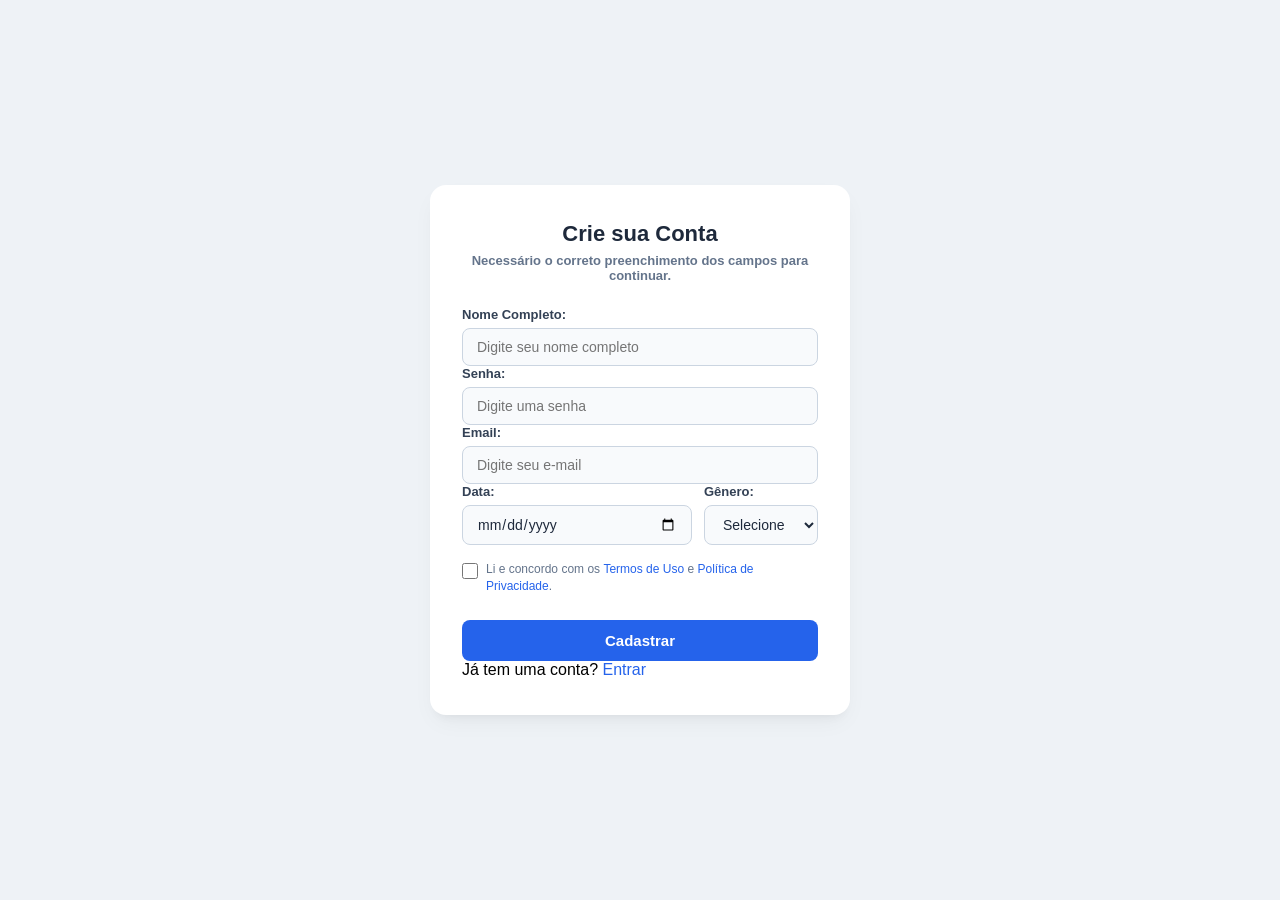
<file: HTML/atividade2-cadastro/index.html>
<!DOCTYPE html>
<html lang="pt-br">

<head>

    <meta charset="UTF-8">
    <meta name="viewport" content="width=device-width, initial-scale=1.0">
    <link rel="stylesheet" href="style.css">
    <title> Cadastro </title>

</head>

<body>
    
<main>
    
    <header> 

        <section>

        <div class="topico_topo">

            <h1> Crie sua Conta </h1>
            <p class="sub_topico"> <strong> Necessário o correto preenchimento dos campos para continuar. </strong> </p>

        </div>

        </section>

    </header>


    <form action="/enviar" method="post">  

        <section>

                <div>

                    <label for="nome_completo">Nome Completo: </label>
                    <input class="topico_nome" type="text" id="nome_completo" name="nome_completo" placeholder="Digite seu nome completo" required>

                </div>

        </section>

        <section>

                <div>

                    <label for="senha">Senha: </label>
                    <input class="topico_senha" type="password" id="senha" name="senha" placeholder="Digite uma senha" required minlength="8">

                </div>

        </section>

        <section>

                <div>

                    <label for="email">Email: </label>
                    <input class="topico_email" type="email" id="email" name="email" placeholder="Digite seu e-mail" required >
                    
                </div>

        </section>

        <section>

            <div class="conteiner">

                <div class="topico_data">
                    
                    <label for="data">Data:</label> 
                    <input type="date" id="data" name="data" placeholder="Data de Nascimento" required> 

                </div>

                <div>

                    <label for="topico_genero" class="topico_gen"> Gênero: </label> 

                    <select name="topico_genero" id="topico_genero" required>

                        <option value="" disabled selected> Selecione </option>
                        <option value="masculino"> Masculino </option>
                        <option value="feminino"> Feminino </option>

                    </select>

                </div>

            </div>

        </section>

        <footer class="topico_rodape">

            <div>

                <input type="checkbox" id="termos" required>
                <label for="termos"> Li e concordo com os <a href=""> Termos de Uso </a> e <a href=""> Política de Privacidade</a>.</label>

            </div>

        </footer>

        <button id="botao" class="butao" type="submit"> Cadastrar </button>
    
    </form>

    <footer>

        <p> Já tem uma conta? <a href=""> Entrar </a></p>

    </footer>

</main>

</body>

</html>
</file>
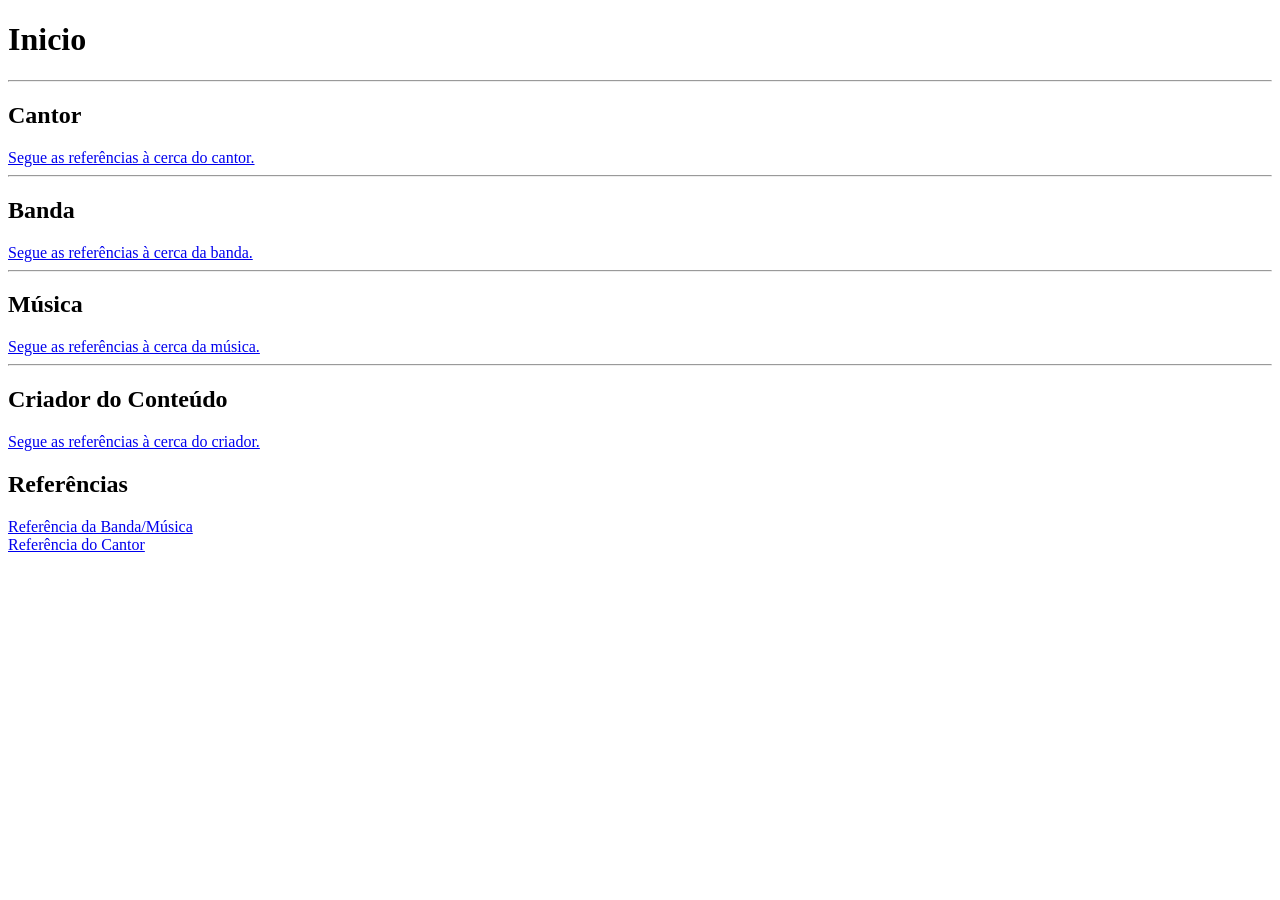
<file: HTML/atv2.html>
<!DOCTYPE html>
<html lang="pt-br">

<head>

<meta charset="UTF-8">
<meta name="viewport" content="width=device-width, initial-scale=1.0">
<title> Tela Principal </title>

</head>

<body>
    
<h1 id="primeiro" class="topicos"> Inicio </h1>
<hr>

<h2 id="segundo" class="topicos"> Cantor </h2>
<a href="cantor.html" target="_blank" rel="noopener noreferrer"> Segue as referências à cerca do cantor. </a>
<hr>

<h2 id="terceiro" class="topicos"> Banda </h2>
<a href="banda.html" target="_blank" rel="noopener noreferrer"> Segue as referências à cerca da banda. </a>
<hr>

<h2 id="quarto" class="topicos"> Música </h2>
<a href="musica.html" target="_blank" rel="noopener noreferrer"> Segue as referências à cerca da música. </a>
<hr>

<h2 id="quinto" class="topicos"> Criador do Conteúdo </h2>
<a href="https://github.com/endrew2000" target="_blank" rel="noopener noreferrer"> Segue as referências à cerca do criador. </a>

<h2 id="sexto" class="topicos"> Referências </h2>
<a href="https://pt.wikipedia.org/wiki/Disturbed" target="_blank" rel="noopener noreferrer"> Referência da Banda/Música </a> <br>
<a href="https://pt.wikipedia.org/wiki/David_Draiman" target="_blank" rel="noopener noreferrer"> Referência do Cantor </a> <br>









</body>

</html>
</file>
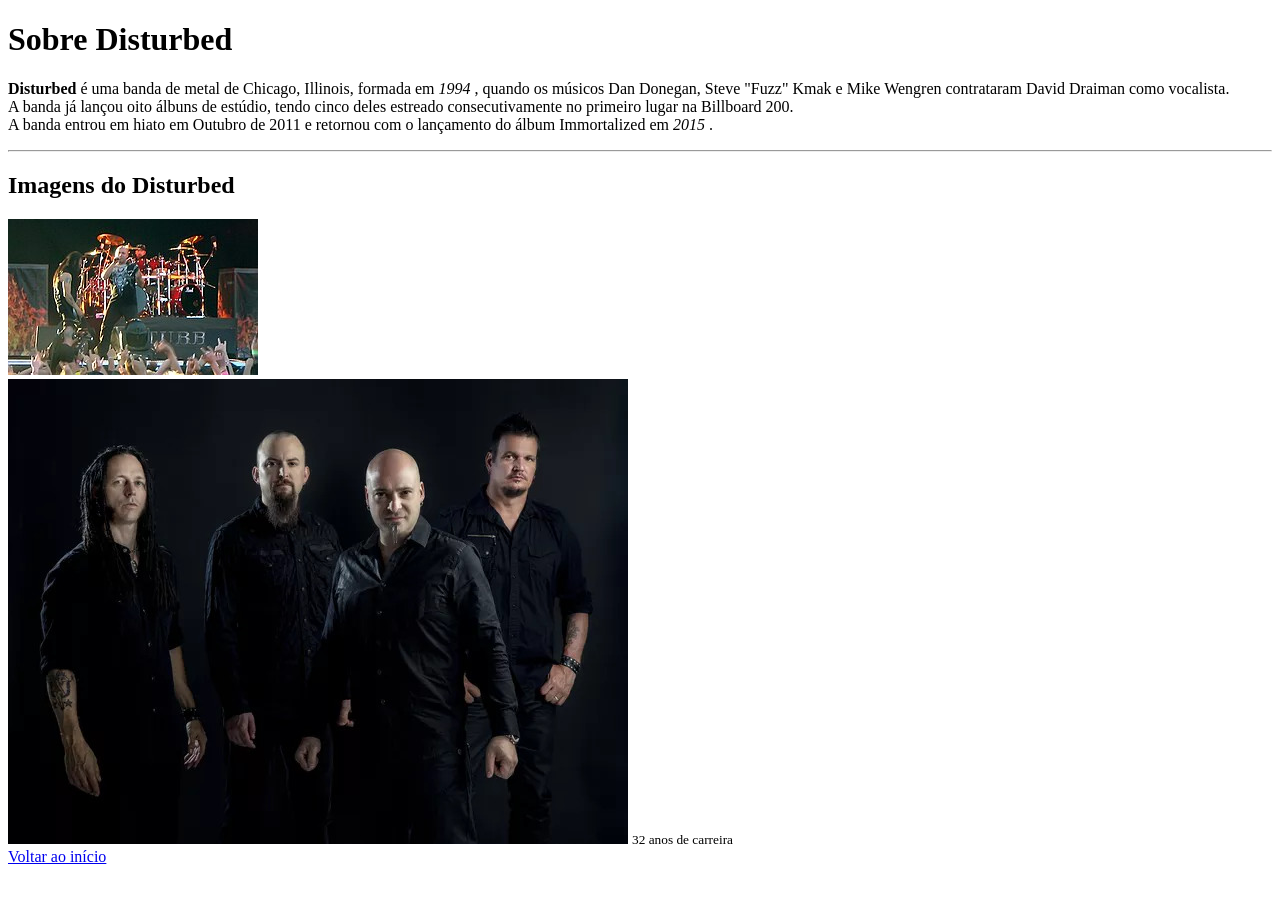
<file: HTML/banda.html>
<!DOCTYPE html>
<html lang="pt-br">
<head>
    <meta charset="UTF-8">
    <meta name="viewport" content="width=device-width, initial-scale=1.0">
    <title> Disturbed </title>
</head>
<body>

<h1 id="primeiro" class="topicos" > Sobre Disturbed </h1>
<p> <strong> Disturbed </strong> é uma banda de metal de Chicago, Illinois, formada em <em> 1994 </em>, quando os músicos Dan Donegan, Steve "Fuzz" Kmak e Mike Wengren contrataram David Draiman como vocalista. <br>
    A banda já lançou oito álbuns de estúdio, tendo cinco deles estreado consecutivamente no primeiro lugar na Billboard 200. <br>
    A banda entrou em hiato em Outubro de 2011 e retornou com o lançamento do álbum Immortalized em <em> 2015 </em>.</p>
<hr>

<h2 id="segundo" class="topicos"> Imagens do Disturbed </h2>
<img src="../Imagens/banda2.png" alt="Disturbed"> <br>
<img src="../Imagens/banda.png" alt="Disturbed"> <small> 32 anos de carreira </small> <br>

<a href="atv2.html" rel="noopener noreferrer"> Voltar ao início </a>

</body>
</html>
</file>
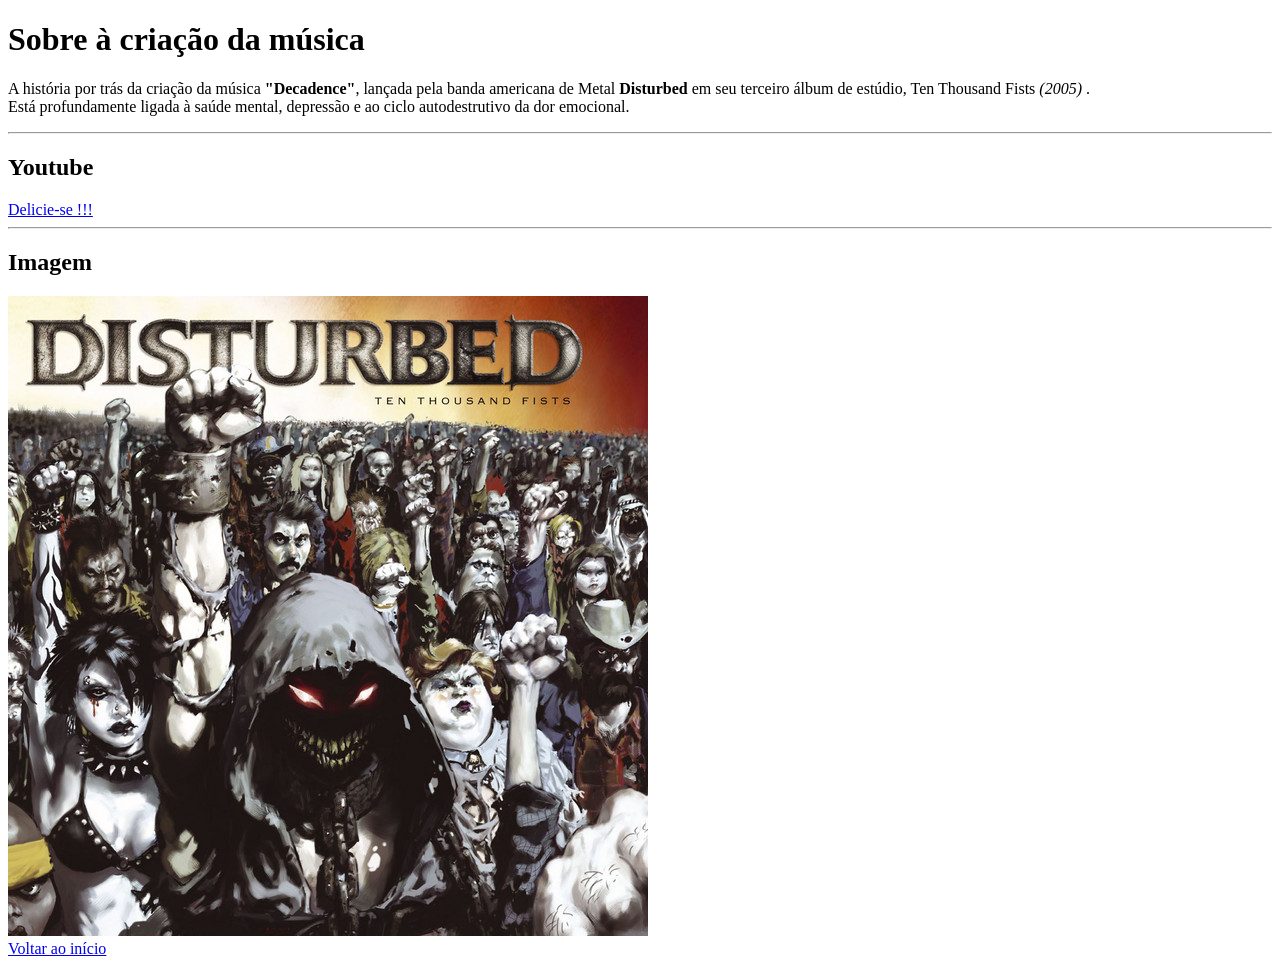
<file: HTML/musica.html>
<!DOCTYPE html>
<html lang="pt-br">
<head>
    <meta charset="UTF-8">
    <meta name="viewport" content="width=device-width, initial-scale=1.0">
    <title> Decadence </title>
</head>
<body>

<h1 id="primeiro" class="topicos"> Sobre à criação da música </h1>
<p> A história por trás da criação da música <strong> "Decadence"</strong>, lançada pela banda americana de Metal <strong>Disturbed</strong> em seu terceiro álbum de estúdio,
    Ten Thousand Fists <em> (2005) </em>. <br>
    Está profundamente ligada à saúde mental, depressão e ao ciclo autodestrutivo da dor emocional.
</p>
<hr>

<h2 id="segundo" class="topicos"> Youtube </h2>
<a href="https://www.youtube.com/watch?v=-daTpfB-7K4" target="_blank" rel="noopener noreferrer"> Delicie-se !!!</a>
<hr>

<h2 id="terceiro" class="topicos"> Imagem </h2>
<img src="../Imagens/decadence.png" alt="Decadence"> <br>
<a href="atv2.html" rel="noopener noreferrer"> Voltar ao início </a>
</body>
</html>
</file>
<file: HTML/atividade2-cadastro/style.css>
* {

    margin: 0;
    padding: 0;
    box-sizing: border-box;
    font-family: -apple-system, BlinkMacSystemFont, 'Segoe UI', Roboto, Helvetica, Arial, sans-serif;

}

body {

    min-height: 100vh;
    display: flex;
    justify-content: center;
    align-items: center;
    background-color: #eef2f6; 
    padding: 16px;

}

main {

    background-color: #ffffff;
    width: 100%;
    max-width: 420px;
    padding: 36px 32px;
    border-radius: 16px;
    box-shadow: 0 10px 25px -5px rgba(0, 0, 0, 0.05), 0 8px 10px -6px rgba(0, 0, 0, 0.05);

}

.topico_topo {

    text-align: center;
    margin-bottom: 24px;

}

.topico_topo h1 {

    font-size: 22px;
    font-weight: 700;
    color: #1e293b; 
    margin-bottom: 6px;

}

.sub_topico {

    font-size: 13px;
    color: #64748b; 

}


.campo {

    margin-bottom: 16px;

}


label {

    display: block;
    font-size: 13px;
    font-weight: 600;
    color: #334155;
    margin-bottom: 6px;

}


input[type="text"],
input[type="password"],
input[type="email"],
input[type="date"],
select {

    width: 100%;
    padding: 10px 14px;
    font-size: 14px;
    color: #1e293b;
    background-color: #f8fafc; 
    border: 1.5px solid #cbd5e1; 
    border-radius: 8px;
    outline: none;
    transition: all 0.2s ease-in-out;

}


input:focus,
select:focus {

    background-color: #ffffff;
    border-color: #3b82f6; 
    box-shadow: 0 0 0 3px rgba(59, 130, 246, 0.15);

}

.conteiner {
    display: flex;
    gap: 12px;
    margin-bottom: 16px;
}

.topico_data,
.topico_genero {
    flex: 1;
    min-width: 0;
}

.campo_termos {

    display: flex;
    align-items: center;
    gap: 8px;
    margin: 18px 0 22px 0;

}

.campo_termos input[type="checkbox"] {

    width: 16px;
    height: 16px;
    cursor: pointer;
    accent-color: #2563eb; 

}

.campo_termos label {

    display: inline;
    font-size: 12px;
    font-weight: 400;
    color: #64748b;
    margin-bottom: 0;

}


a {
    color: #2563eb;
    text-decoration: none;
    font-weight: 500;
}

a:hover {

    text-decoration: underline;

}


#botao {

    width: 100%;
    padding: 12px;
    background-color: #2563eb; 
    color: #ffffff;
    font-size: 15px;
    font-weight: 600;
    border: none;
    border-radius: 8px;
    cursor: pointer;
    transition: background-color 0.2s ease, transform 0.1s ease;

}

#botao:hover {

    background-color: #1d4ed8; 

}

#botao:active {

    transform: scale(0.98); 

}


.topico_rodape div,
.campo_termos {
    display: flex;
    align-items: flex-start;
    gap: 8px;
    margin: 16px 0 20px 0;
}


.topico_rodape input[type="checkbox"],
.campo_termos input[type="checkbox"] {
    width: 16px;
    height: 16px;
    margin-top: 2px;
    flex-shrink: 0;
    cursor: pointer;
}


.topico_rodape label,
.campo_termos label {
    display: inline;
    font-size: 12px;
    font-weight: 400;
    color: #64748b;
    line-height: 1.4;
    cursor: pointer;
}
</file>
